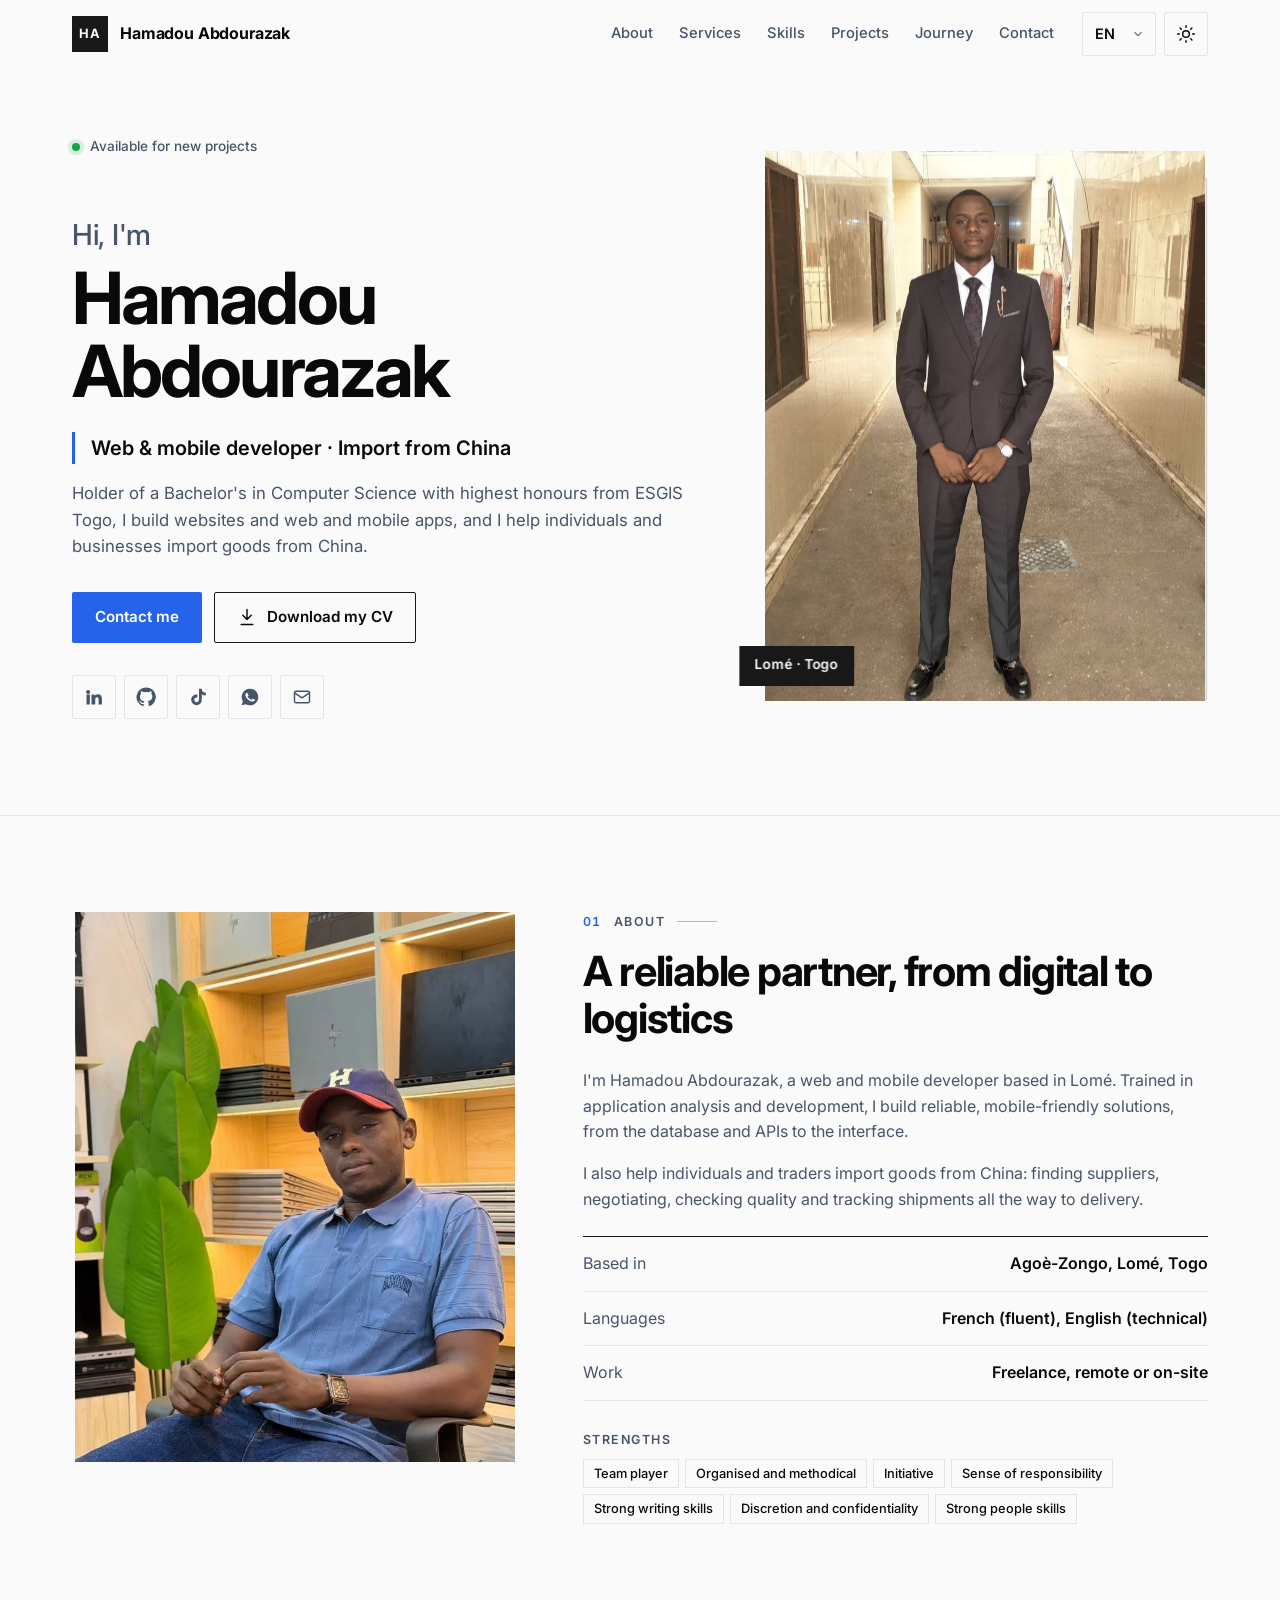
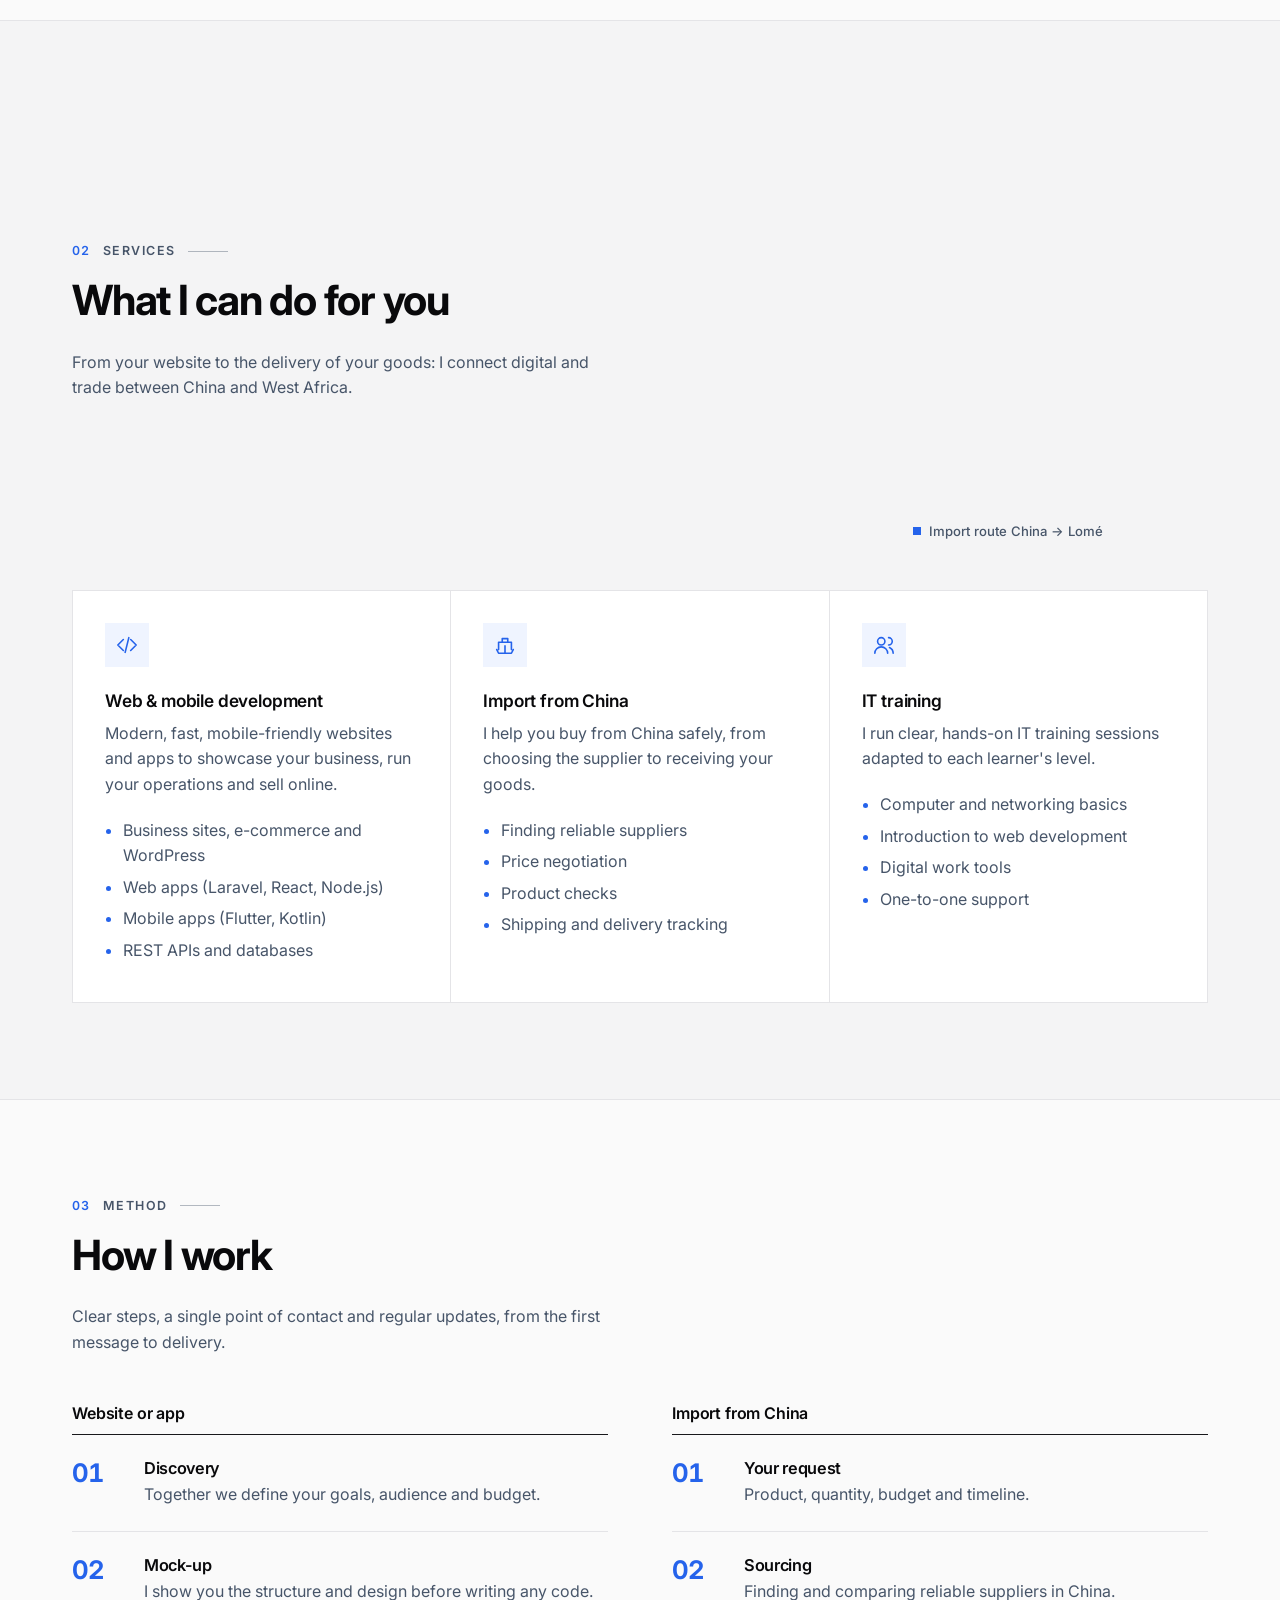
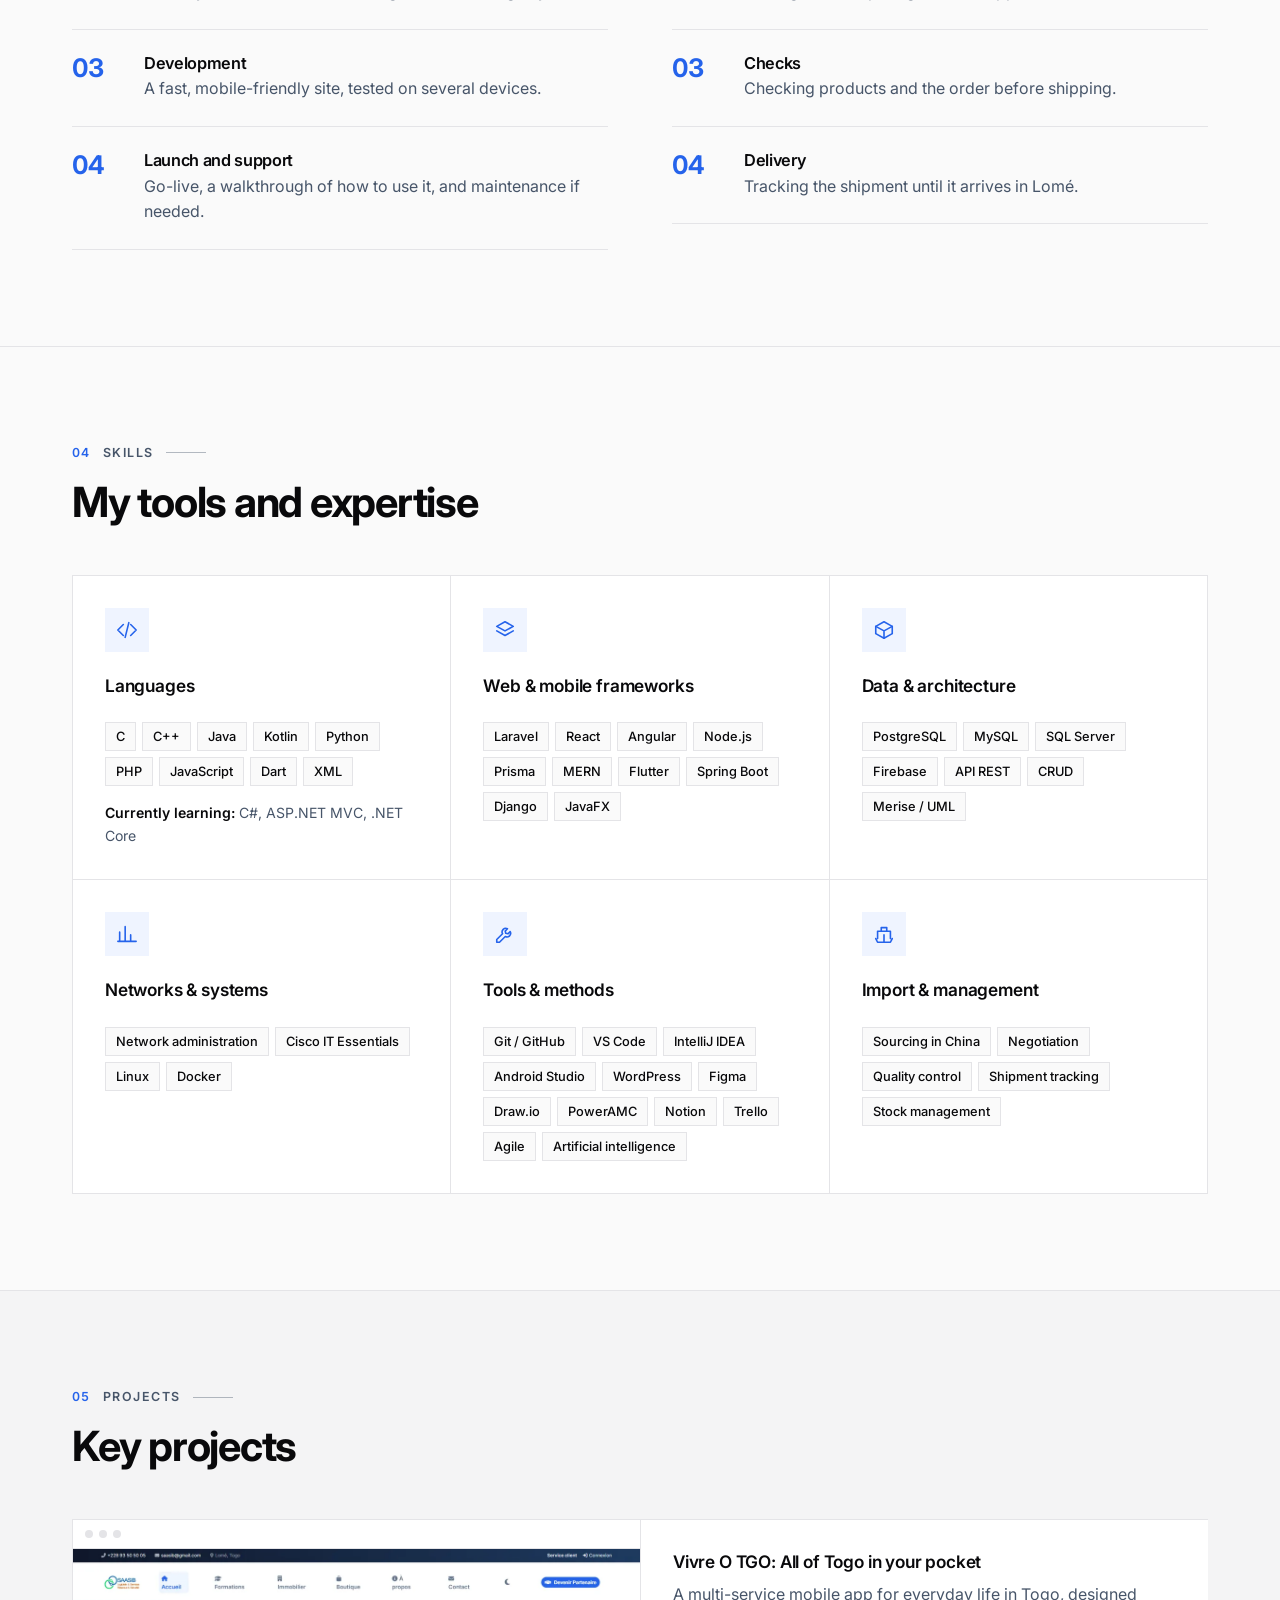
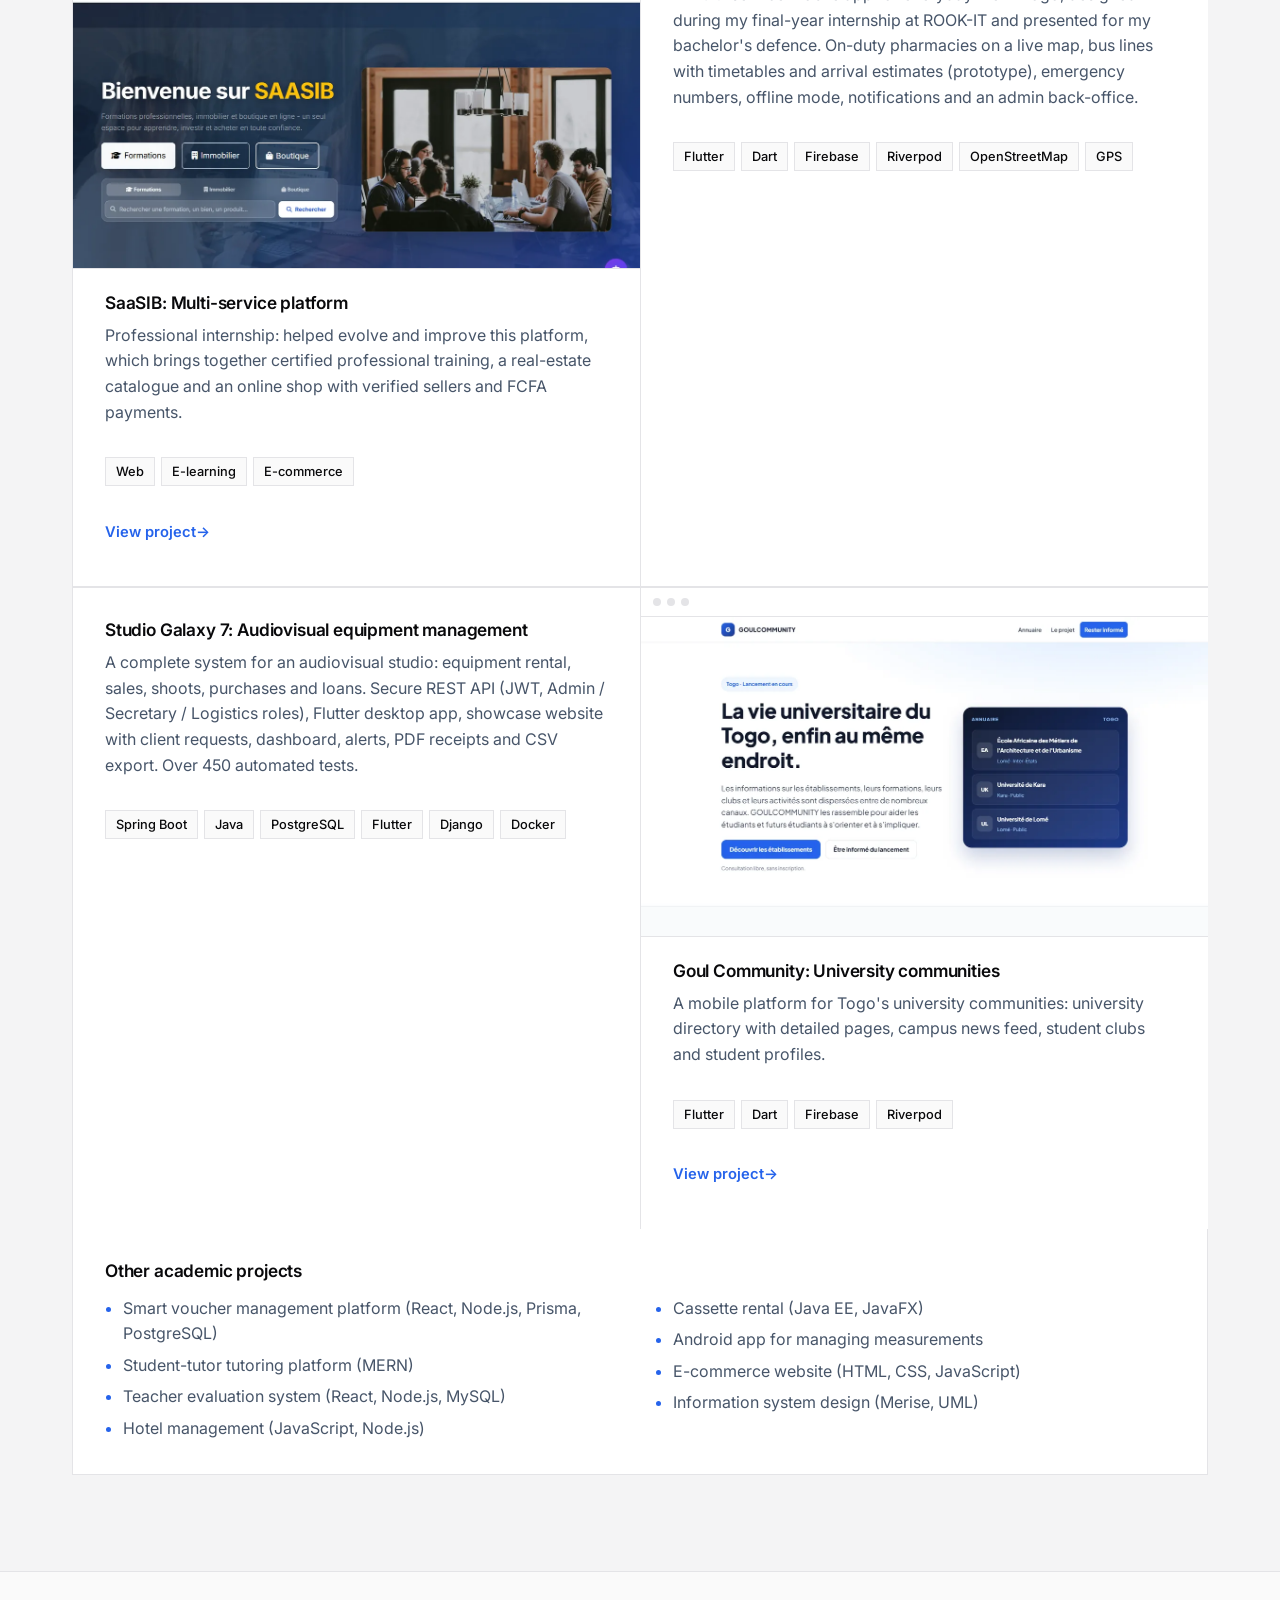
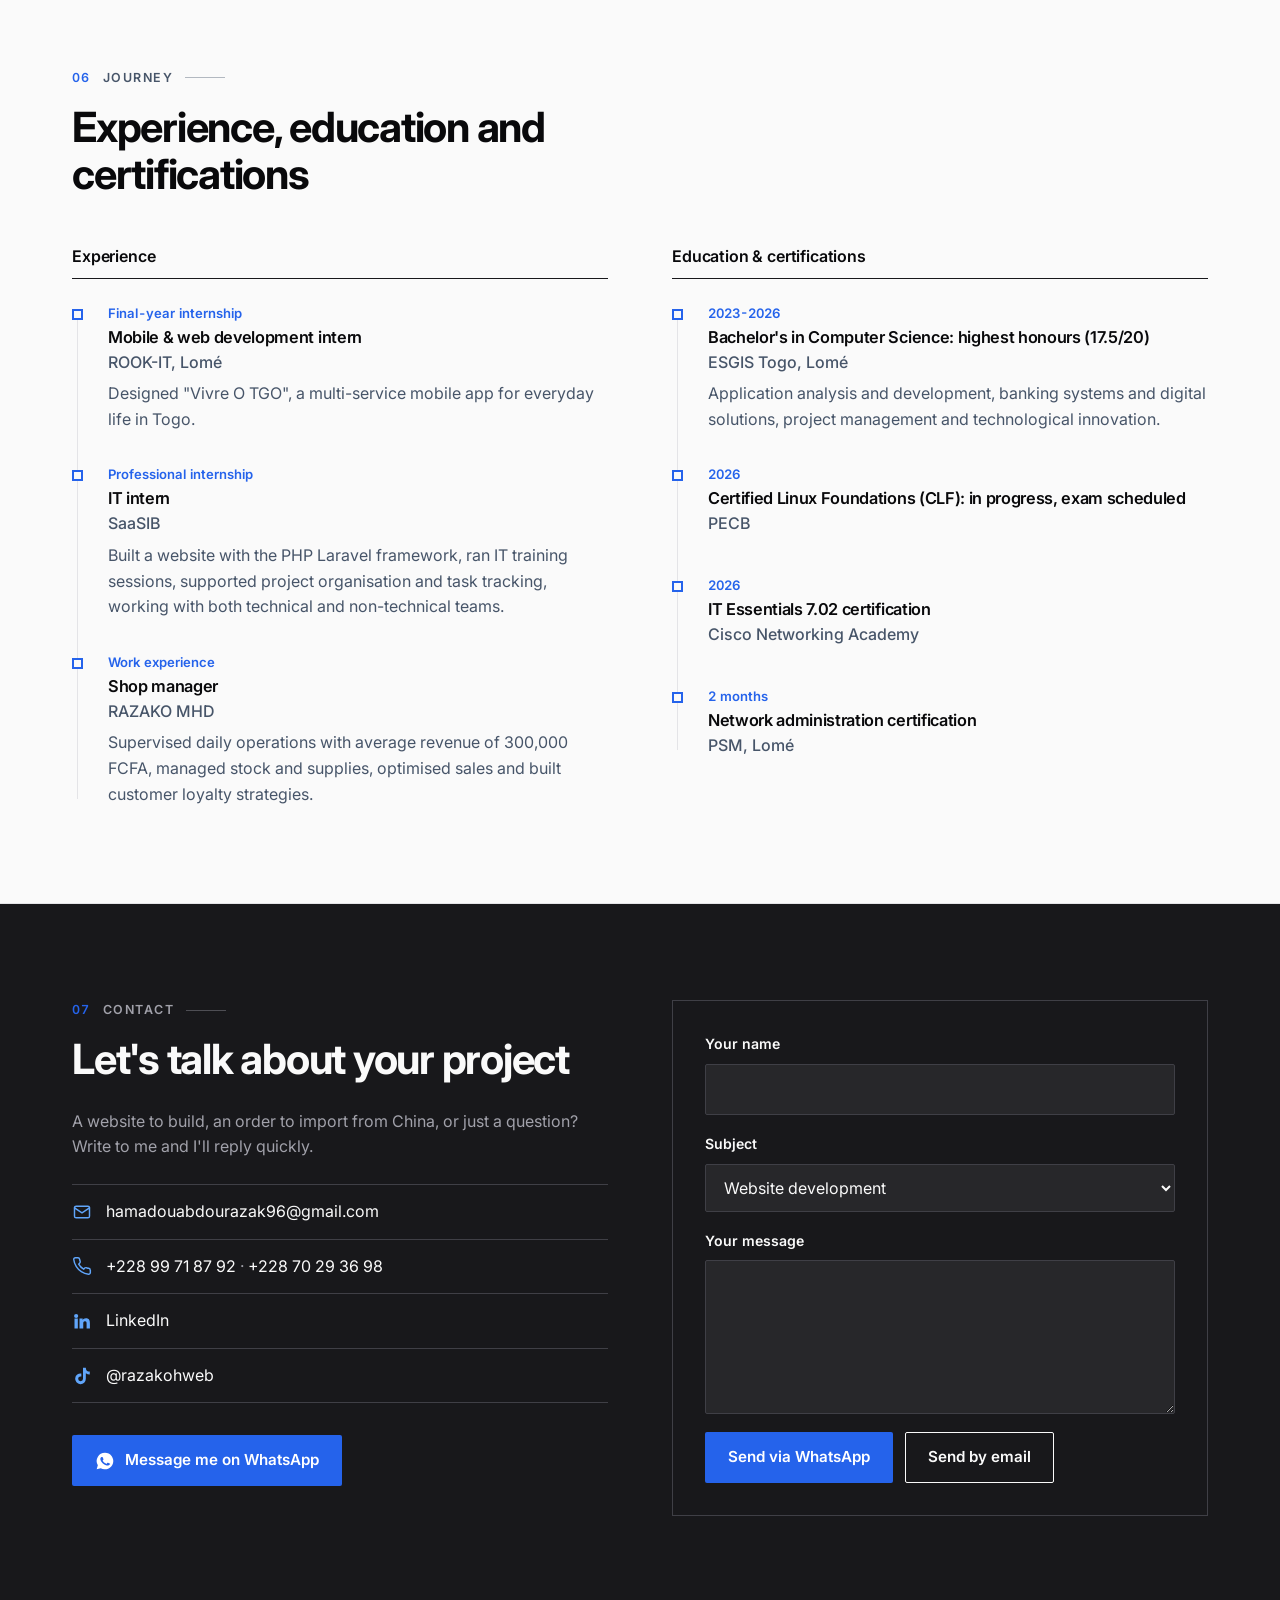
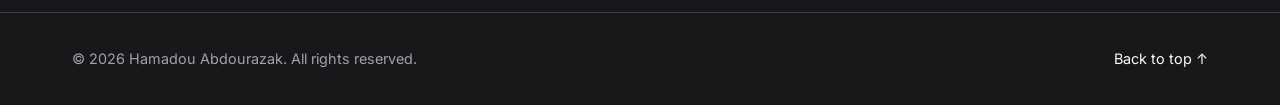
<file: index.html>
<!doctype html>
<html lang="fr" dir="ltr">
<head>
  <meta charset="utf-8">
  <meta name="viewport" content="width=device-width, initial-scale=1, viewport-fit=cover">
  <title>Hamadou Abdourazak | Portfolio</title>
  <meta name="description" content="Hamadou Abdourazak, développeur web et mobile à Lomé (Laravel, React, Flutter, Spring Boot) et import de marchandises depuis la Chine. Disponible pour missions freelance.">
  <link rel="canonical" href="https://razak-coder.github.io/">
  <meta name="author" content="Hamadou Abdourazak">
  <meta name="robots" content="index, follow">
  <!-- Fiche d'identité pour Google (données structurées) -->
  <script type="application/ld+json">
  {
    "@context": "https://schema.org",
    "@type": "Person",
    "name": "Hamadou Abdourazak",
    "jobTitle": "Développeur web et mobile",
    "description": "Développeur web et mobile à Lomé (Laravel, React, Flutter, Spring Boot) et import de marchandises depuis la Chine.",
    "url": "https://razak-coder.github.io/",
    "image": "https://razak-coder.github.io/assets/og-image.jpg",
    "email": "mailto:hamadouabdourazak96@gmail.com",
    "telephone": "+22899718792",
    "nationality": "Togolaise",
    "address": { "@type": "PostalAddress", "addressLocality": "Lomé", "addressRegion": "Agoè-Zongo", "addressCountry": "TG" },
    "alumniOf": { "@type": "CollegeOrUniversity", "name": "ESGIS Togo" },
    "knowsLanguage": ["fr", "en"],
    "knowsAbout": ["Développement web", "Développement mobile", "Laravel", "React", "Node.js", "Flutter", "Spring Boot", "Django", "PostgreSQL", "Administration réseau", "Import depuis la Chine"],
    "sameAs": [
      "https://linkedin.com/in/abdourazak-hamadou-491520297",
      "https://github.com/razak-coder",
      "https://www.tiktok.com/@razakohweb"
    ]
  }
  </script>
  <!-- Aperçu lors des partages (WhatsApp, LinkedIn, TikTok, Facebook, X) -->
  <meta property="og:type" content="website">
  <meta property="og:site_name" content="Hamadou Abdourazak">
  <meta property="og:title" content="Hamadou Abdourazak | Développeur web & mobile">
  <meta property="og:description" content="Sites et applications web et mobiles (Laravel, React, Flutter) et import de marchandises depuis la Chine. Basé à Lomé, disponible pour vos projets.">
  <meta property="og:url" content="https://razak-coder.github.io/">
  <meta property="og:image" content="https://razak-coder.github.io/assets/og-image.jpg">
  <meta property="og:image:width" content="1200">
  <meta property="og:image:height" content="630">
  <meta property="og:image:alt" content="Hamadou Abdourazak, développeur web et mobile à Lomé">
  <meta property="og:locale" content="fr_FR">
  <meta property="og:locale:alternate" content="en_US">
  <meta property="og:locale:alternate" content="ar_AR">
  <meta property="og:locale:alternate" content="zh_CN">
  <meta name="twitter:card" content="summary_large_image">
  <meta name="twitter:image" content="https://razak-coder.github.io/assets/og-image.jpg">
  <meta name="theme-color" content="#FAFAFA" media="(prefers-color-scheme: light)">
  <meta name="theme-color" content="#09090B" media="(prefers-color-scheme: dark)">
  <link rel="icon" href="data:image/svg+xml,<svg xmlns='http://www.w3.org/2000/svg' viewBox='0 0 64 64'><rect width='64' height='64' fill='%2318181B'/><text x='50%' y='54%' dominant-baseline='middle' text-anchor='middle' font-family='Arial' font-weight='700' font-size='28' fill='%23ffffff'>HA</text></svg>">
  <link rel="preconnect" href="https://fonts.googleapis.com">
  <link rel="preconnect" href="https://fonts.gstatic.com" crossorigin>
  <link href="https://fonts.googleapis.com/css2?family=Inter:wght@300;400;500;600;700&family=Noto+Sans+Arabic:wght@400;500;600;700&display=swap" rel="stylesheet">
  <link rel="preload" as="image" href="assets/profile.webp" type="image/webp" fetchpriority="high">
  <link rel="stylesheet" href="css/style.css">
  <script>
    // Active les animations seulement si JS tourne, et applique le thème avant l'affichage
    document.documentElement.classList.add('js');
    try {
      var t = localStorage.getItem('theme');
      if (t) document.documentElement.setAttribute('data-theme', t);
    } catch (e) {}
  </script>
</head>
<body>
  <a class="skip" href="#main" data-i18n="nav.skip">Aller au contenu</a>

  <div class="progress" aria-hidden="true"><span id="progress-bar"></span></div>
  <header class="header">
    <div class="container header__inner">
      <a href="#top" class="brand" aria-label="Accueil">
        <span class="brand__mark">HA</span>
        <span class="brand__name">Hamadou Abdourazak</span>
      </a>

      <nav class="nav" id="nav" aria-label="Navigation principale">
        <a href="#about" data-i18n="nav.about">À propos</a>
        <a href="#services" data-i18n="nav.services">Services</a>
        <a href="#skills" data-section-link="skills" data-i18n="nav.skills">Compétences</a>
        <a href="#projects" data-section-link="projects" data-i18n="nav.projects">Projets</a>
        <a href="#journey" data-section-link="journey" data-i18n="nav.journey">Parcours</a>
        <a href="#contact" data-i18n="nav.contact">Contact</a>
      </nav>

      <div class="header__tools">
        <div class="lang">
          <label for="lang-select" class="sr-only" data-i18n="ui.language">Langue</label>
          <select id="lang-select" aria-label="Langue">
            <option value="fr">FR</option>
            <option value="en">EN</option>
            <option value="ar">ع</option>
            <option value="zh">中文</option>
          </select>
        </div>
        <button class="icon-btn" id="theme-toggle" type="button" aria-label="Changer de thème">
          <svg class="i-sun" viewBox="0 0 24 24" aria-hidden="true"><circle cx="12" cy="12" r="4"/><path d="M12 2v2M12 20v2M4.9 4.9l1.4 1.4M17.7 17.7l1.4 1.4M2 12h2M20 12h2M4.9 19.1l1.4-1.4M17.7 6.3l1.4-1.4"/></svg>
          <svg class="i-moon" viewBox="0 0 24 24" aria-hidden="true"><path d="M21 12.8A9 9 0 1 1 11.2 3a7 7 0 0 0 9.8 9.8z"/></svg>
        </button>
        <button class="icon-btn menu-btn" id="menu-toggle" type="button" aria-expanded="false" aria-controls="nav" aria-label="Menu">
          <svg viewBox="0 0 24 24" aria-hidden="true"><path d="M4 7h16M4 12h16M4 17h16"/></svg>
        </button>
      </div>
    </div>
  </header>

  <main id="main">
    <!-- ACCUEIL -->
    <section class="hero" id="top">
      <div class="container hero__inner">
        <div class="hero__text">
          <p class="eyebrow"><span class="dot"></span><span data-i18n="hero.status">Disponible pour de nouveaux projets</span></p>
          <h1>
            <span data-i18n="hero.hello">Bonjour, je suis</span><br>
            <span class="hero__name">Hamadou Abdourazak</span>
          </h1>
          <p class="hero__role" data-i18n="hero.role">Développeur web &amp; mobile · Import depuis la Chine</p>
          <p class="hero__lead" data-i18n="hero.lead">Je crée des sites et applications web modernes, et j'accompagne particuliers et entreprises dans l'achat et l'importation de marchandises depuis la Chine.</p>
          <div class="hero__cta">
            <a class="btn btn--primary" href="#contact" data-i18n="hero.cta">Me contacter</a>
            <a class="btn btn--ghost" href="assets/CV-Hamadou-Abdourazak.pdf" download>
              <svg viewBox="0 0 24 24" aria-hidden="true"><path d="M12 3v12m0 0l-5-5m5 5l5-5M5 21h14"/></svg>
              <span data-i18n="hero.cv">Télécharger mon CV</span>
            </a>
          </div>
          <ul class="socials" aria-label="Réseaux">
            <li><a href="https://linkedin.com/in/abdourazak-hamadou-491520297" target="_blank" rel="noopener" aria-label="LinkedIn"><svg viewBox="0 0 24 24" aria-hidden="true"><path class="fill" d="M4.98 3.5a2.5 2.5 0 1 1 0 5 2.5 2.5 0 0 1 0-5zM3 9h4v12H3zM9 9h3.8v1.7h.1c.5-1 1.8-2 3.8-2 4 0 4.8 2.6 4.8 6V21h-4v-5.6c0-1.3 0-3-1.9-3s-2.1 1.4-2.1 2.9V21H9z"/></svg></a></li>
            <li><a href="https://github.com/razak-coder" target="_blank" rel="noopener" aria-label="GitHub"><svg viewBox="0 0 24 24" aria-hidden="true"><path class="fill" d="M12 .5a11.5 11.5 0 0 0-3.6 22.4c.6.1.8-.2.8-.6v-2c-3.2.7-3.9-1.5-3.9-1.5-.5-1.3-1.3-1.7-1.3-1.7-1-.7.1-.7.1-.7 1.2.1 1.8 1.2 1.8 1.2 1 1.8 2.8 1.3 3.5 1 .1-.8.4-1.3.7-1.6-2.6-.3-5.3-1.3-5.3-5.7 0-1.3.5-2.3 1.2-3.1-.1-.3-.5-1.5.1-3.1 0 0 1-.3 3.3 1.2a11.4 11.4 0 0 1 6 0C17.3 4.7 18.3 5 18.3 5c.7 1.6.3 2.8.1 3.1.8.8 1.2 1.8 1.2 3.1 0 4.4-2.7 5.4-5.3 5.7.4.4.8 1.1.8 2.2v3.2c0 .4.2.7.8.6A11.5 11.5 0 0 0 12 .5z"/></svg></a></li>
            <li><a href="https://www.tiktok.com/@razakohweb" target="_blank" rel="noopener" aria-label="TikTok"><svg viewBox="0 0 24 24" aria-hidden="true"><path class="fill" d="M16.6 2h-3.4v13.4a2.9 2.9 0 1 1-2.9-2.9c.3 0 .6 0 .9.1V9.1a6.4 6.4 0 1 0 5.4 6.3V8.6a8 8 0 0 0 4.7 1.5V6.7a4.7 4.7 0 0 1-4.7-4.7z"/></svg></a></li>
            <li><a href="https://wa.me/22899718792" target="_blank" rel="noopener" aria-label="WhatsApp"><svg viewBox="0 0 24 24" aria-hidden="true"><path class="fill" d="M12 2a10 10 0 0 0-8.6 15.1L2 22l5-1.3A10 10 0 1 0 12 2zm5.3 14.2c-.2.6-1.3 1.2-1.8 1.3-.5 0-1 .2-3.3-.7-2.8-1.1-4.5-4-4.7-4.2-.1-.2-1.1-1.5-1.1-2.9s.7-2 1-2.3c.2-.3.5-.3.7-.3h.5c.2 0 .4 0 .6.5l.9 2.1c.1.2.1.3 0 .5l-.3.5-.4.5c-.1.1-.3.3-.1.6.2.3.8 1.3 1.7 2.1 1.2 1 2.1 1.3 2.4 1.5.3.1.5.1.6-.1l.9-1.1c.2-.3.4-.2.7-.1l2 1c.3.1.5.2.5.3.1.1.1.6-.1 1.2z"/></svg></a></li>
            <li><a href="mailto:hamadouabdourazak96@gmail.com" aria-label="Email"><svg viewBox="0 0 24 24" aria-hidden="true"><rect x="3" y="5" width="18" height="14" rx="2"/><path d="M3 7l9 6 9-6"/></svg></a></li>
          </ul>
        </div>
        <div class="hero__photo" data-tilt>
          <div class="tilt">
            <span class="tilt__frame" aria-hidden="true"></span>
            <div class="tilt__media">
              <picture><source srcset="assets/profile.webp" type="image/webp"><img src="assets/profile.jpg" alt="Portrait de Hamadou Abdourazak" width="880" height="1173" fetchpriority="high" decoding="async"></picture>
              <span class="tilt__glare" aria-hidden="true"></span>
            </div>
            <span class="tilt__badge" aria-hidden="true" data-i18n="hero.badge">Lomé · Togo</span>
          </div>
        </div>
      </div>
    </section>

    <!-- À PROPOS -->
    <section class="section" id="about">
      <div class="container about">
        <div class="about__photo">
          <picture><source srcset="assets/about.webp" type="image/webp"><img src="assets/about.jpg" alt="Hamadou Abdourazak au bureau" width="720" height="1280" loading="lazy" decoding="async"></picture>
        </div>
        <div class="about__text">
          <p class="kicker" data-i18n="about.kicker">À propos</p>
          <h2 data-i18n="about.title">Un partenaire fiable, du digital à la logistique</h2>
          <p data-i18n="about.p1">Je suis Hamadou Abdourazak, développeur web passionné. Je conçois des sites rapides, élégants et adaptés au mobile, pensés pour aider mes clients à se faire connaître et à vendre.</p>
          <p data-i18n="about.p2">En parallèle, j'accompagne particuliers et commerçants dans l'importation de marchandises depuis la Chine : recherche de fournisseurs, négociation, contrôle et suivi de l'expédition jusqu'à la livraison.</p>
          <ul class="facts">
            <li><span class="facts__label" data-i18n="about.locationLabel">Basé à</span><span data-i18n="about.location">Agoè-Zongo, Lomé, Togo</span></li>
            <li><span class="facts__label" data-i18n="about.langsLabel">Langues</span><span data-i18n="about.langs">Français (courant), Anglais (technique)</span></li>
            <li><span class="facts__label" data-i18n="about.workLabel">Travail</span><span data-i18n="about.work">Freelance, à distance ou sur place</span></li>
          </ul>
          <h3 class="about__sub" data-i18n="about.qualities">Qualités</h3>
          <ul class="tags" id="qualities-list"></ul>
        </div>
      </div>
    </section>

    <!-- SERVICES -->
    <section class="section section--alt" id="services">
      <div class="container">
        <div class="services__head">
          <div>
            <p class="kicker" data-i18n="services.kicker">Services</p>
            <h2 data-i18n="services.title">Ce que je peux faire pour vous</h2>
            <p class="services__lead" data-i18n="services.lead">Du site web à la livraison de vos marchandises : je relie le digital et le commerce entre la Chine et l'Afrique de l'Ouest.</p>
          </div>
          <figure class="globe">
            <canvas id="globe" data-lome="Lomé" data-china="Guangzhou" role="img" aria-label="Globe 3D : route d'import entre la Chine et Lomé"></canvas>
            <figcaption><span class="globe__dot" aria-hidden="true"></span><span data-i18n="globe.caption">Route d'import Chine → Lomé</span></figcaption>
          </figure>
        </div>
        <div class="grid grid--services" id="services-list"></div>
      </div>
    </section>

    <!-- MÉTHODE -->
    <section class="section" id="process">
      <div class="container">
        <p class="kicker" data-i18n="process.kicker">Méthode</p>
        <h2 data-i18n="process.title">Comment je travaille</h2>
        <p class="section__lead" data-i18n="process.lead">Des étapes claires, un interlocuteur unique et des nouvelles régulières, du premier message à la livraison.</p>
        <div class="process">
          <div class="process__track">
            <h3 class="process__head" data-i18n="process.web">Site ou application</h3>
            <ol class="steps" id="process-web"></ol>
          </div>
          <div class="process__track">
            <h3 class="process__head" data-i18n="process.import">Import depuis la Chine</h3>
            <ol class="steps" id="process-import"></ol>
          </div>
        </div>
      </div>
    </section>

    <!-- COMPÉTENCES (rempli depuis js/i18n.js) -->
    <section class="section" id="skills" hidden>
      <div class="container">
        <p class="kicker" data-i18n="skills.kicker">Compétences</p>
        <h2 data-i18n="skills.title">Mes outils et savoir-faire</h2>
        <div class="grid grid--skills" id="skills-list"></div>
      </div>
    </section>

    <!-- PROJETS -->
    <section class="section section--alt" id="projects" hidden>
      <div class="container">
        <p class="kicker" data-i18n="projects.kicker">Projets</p>
        <h2 data-i18n="projects.title">Réalisations importantes</h2>
        <div class="grid grid--projects" id="projects-list"></div>
      </div>
    </section>

    <!-- PARCOURS -->
    <section class="section" id="journey" hidden>
      <div class="container">
        <p class="kicker" data-i18n="journey.kicker">Parcours</p>
        <h2 data-i18n="journey.title">Expériences et formation</h2>
        <div class="journey">
          <div>
            <h3 class="journey__head" data-i18n="journey.work">Expériences</h3>
            <ol class="timeline" id="journey-work"></ol>
          </div>
          <div>
            <h3 class="journey__head" data-i18n="journey.edu">Formation &amp; certifications</h3>
            <ol class="timeline" id="journey-edu"></ol>
          </div>
        </div>
      </div>
    </section>

    <!-- CONTACT -->
    <section class="section section--dark" id="contact">
      <div class="container contact">
        <div class="contact__intro">
          <p class="kicker" data-i18n="contact.kicker">Contact</p>
          <h2 data-i18n="contact.title">Parlons de votre projet</h2>
          <p data-i18n="contact.lead">Un site à créer, une commande à importer de Chine ou une simple question ? Écrivez-moi, je réponds rapidement.</p>
          <ul class="contact__list">
            <li>
              <svg viewBox="0 0 24 24" aria-hidden="true"><rect x="3" y="5" width="18" height="14" rx="2"/><path d="M3 7l9 6 9-6"/></svg>
              <a href="mailto:hamadouabdourazak96@gmail.com">hamadouabdourazak96@gmail.com</a>
            </li>
            <li>
              <svg viewBox="0 0 24 24" aria-hidden="true"><path d="M22 16.9v3a2 2 0 0 1-2.2 2 19.8 19.8 0 0 1-8.6-3.1 19.5 19.5 0 0 1-6-6A19.8 19.8 0 0 1 2.1 4.2 2 2 0 0 1 4.1 2h3a2 2 0 0 1 2 1.7c.1.9.4 1.8.7 2.7a2 2 0 0 1-.5 2.1L8 9.8a16 16 0 0 0 6 6l1.3-1.3a2 2 0 0 1 2.1-.4c.9.3 1.8.6 2.7.7a2 2 0 0 1 1.7 2z"/></svg>
              <span class="ltr"><a href="tel:+22899718792">+228 99 71 87 92</a> · <a href="tel:+22870293698">+228 70 29 36 98</a></span>
            </li>
            <li>
              <svg viewBox="0 0 24 24" aria-hidden="true"><path class="fill" d="M4.98 3.5a2.5 2.5 0 1 1 0 5 2.5 2.5 0 0 1 0-5zM3 9h4v12H3zM9 9h3.8v1.7h.1c.5-1 1.8-2 3.8-2 4 0 4.8 2.6 4.8 6V21h-4v-5.6c0-1.3 0-3-1.9-3s-2.1 1.4-2.1 2.9V21H9z"/></svg>
              <a href="https://linkedin.com/in/abdourazak-hamadou-491520297" target="_blank" rel="noopener">LinkedIn</a>
            </li>
            <li>
              <svg viewBox="0 0 24 24" aria-hidden="true"><path class="fill" d="M16.6 2h-3.4v13.4a2.9 2.9 0 1 1-2.9-2.9c.3 0 .6 0 .9.1V9.1a6.4 6.4 0 1 0 5.4 6.3V8.6a8 8 0 0 0 4.7 1.5V6.7a4.7 4.7 0 0 1-4.7-4.7z"/></svg>
              <a href="https://www.tiktok.com/@razakohweb" target="_blank" rel="noopener">@razakohweb</a>
            </li>
          </ul>
          <a class="btn btn--whatsapp" href="https://wa.me/22899718792" target="_blank" rel="noopener">
            <svg viewBox="0 0 24 24" aria-hidden="true"><path class="fill" d="M12 2a10 10 0 0 0-8.6 15.1L2 22l5-1.3A10 10 0 1 0 12 2zm5.3 14.2c-.2.6-1.3 1.2-1.8 1.3-.5 0-1 .2-3.3-.7-2.8-1.1-4.5-4-4.7-4.2-.1-.2-1.1-1.5-1.1-2.9s.7-2 1-2.3c.2-.3.5-.3.7-.3h.5c.2 0 .4 0 .6.5l.9 2.1c.1.2.1.3 0 .5l-.3.5-.4.5c-.1.1-.3.3-.1.6.2.3.8 1.3 1.7 2.1 1.2 1 2.1 1.3 2.4 1.5.3.1.5.1.6-.1l.9-1.1c.2-.3.4-.2.7-.1l2 1c.3.1.5.2.5.3.1.1.1.6-.1 1.2z"/></svg>
            <span data-i18n="contact.whatsapp">Écrire sur WhatsApp</span>
          </a>
        </div>

        <form class="form" id="contact-form" novalidate>
          <div class="field">
            <label for="f-name" data-i18n="form.name">Votre nom</label>
            <input id="f-name" name="name" type="text" autocomplete="name" required aria-describedby="form-error">
          </div>
          <div class="field">
            <label for="f-subject" data-i18n="form.subject">Sujet</label>
            <select id="f-subject" name="subject">
              <option value="web" data-i18n="form.subjectWeb">Création de site web</option>
              <option value="import" data-i18n="form.subjectImport">Import depuis la Chine</option>
              <option value="other" data-i18n="form.subjectOther">Autre demande</option>
            </select>
          </div>
          <div class="field">
            <label for="f-message" data-i18n="form.message">Votre message</label>
            <textarea id="f-message" name="message" rows="5" required aria-describedby="form-error"></textarea>
          </div>
          <p class="form__error" id="form-error" role="alert" hidden data-i18n="form.error">Merci de remplir votre nom et votre message.</p>
          <div class="form__actions">
            <button class="btn btn--primary" type="submit" data-channel="whatsapp" data-i18n="form.sendWhatsapp">Envoyer via WhatsApp</button>
            <button class="btn btn--ghost-light" type="submit" data-channel="email" data-i18n="form.sendEmail">Envoyer par email</button>
          </div>
        </form>
      </div>
    </section>
  </main>

  <!-- Bouton WhatsApp flottant (mobile) -->
  <a class="fab" id="fab" href="https://wa.me/22899718792" target="_blank" rel="noopener" aria-label="Écrire sur WhatsApp" data-i18n-aria="contact.whatsapp" hidden>
    <svg viewBox="0 0 24 24" aria-hidden="true"><path class="fill" d="M12 2a10 10 0 0 0-8.6 15.1L2 22l5-1.3A10 10 0 1 0 12 2zm5.3 14.2c-.2.6-1.3 1.2-1.8 1.3-.5 0-1 .2-3.3-.7-2.8-1.1-4.5-4-4.7-4.2-.1-.2-1.1-1.5-1.1-2.9s.7-2 1-2.3c.2-.3.5-.3.7-.3h.5c.2 0 .4 0 .6.5l.9 2.1c.1.2.1.3 0 .5l-.3.5-.4.5c-.1.1-.3.3-.1.6.2.3.8 1.3 1.7 2.1 1.2 1 2.1 1.3 2.4 1.5.3.1.5.1.6-.1l.9-1.1c.2-.3.4-.2.7-.1l2 1c.3.1.5.2.5.3.1.1.1.6-.1 1.2z"/></svg>
    <span>WhatsApp</span>
  </a>

  <footer class="footer">
    <div class="container footer__inner">
      <p>© <span id="year"></span> Hamadou Abdourazak. <span data-i18n="footer.rights">Tous droits réservés.</span></p>
      <a href="#top" data-i18n="footer.top">Retour en haut ↑</a>
    </div>
  </footer>

  <script src="js/i18n.js"></script>
  <script src="js/main.js"></script>
  <script src="js/globe.js" defer></script>
</body>
</html>
</file>
<file: css/style.css>
/* =====================================================================
   Design system : « Minimalism & Swiss Style » (skill UI/UX Pro Max)
   Monochrome zinc + un seul accent bleu · Inter seule · coins nets · sans ombres
   ===================================================================== */
:root {
  --color-primary: #18181B;
  --color-on-primary: #FFFFFF;
  --color-accent: #2563EB;
  --color-accent-hover: #1D4ED8;
  --color-on-accent: #FFFFFF;
  --color-accent-text: #2563EB;     /* accent utilisé comme couleur de texte */
  --color-accent-soft: #EFF4FF;
  --color-background: #FAFAFA;
  --color-background-alt: #F4F4F5;
  --color-foreground: #09090B;
  --color-card: #FFFFFF;
  --color-muted-foreground: #475569;
  --color-border: #E4E4E7;
  --color-border-strong: #18181B;
  --color-ring: #2563EB;
  --color-success: #16A34A;

  /* Section contact : toujours sombre (contraste fort) */
  --inverse-bg: #18181B;
  --inverse-fg: #FAFAFA;
  --inverse-muted: #A1A1AA;
  --inverse-border: #3F3F46;
  --inverse-field: #27272A;
  --inverse-accent-text: #60A5FA;

  --radius: 0px;
  --radius-control: 2px;
  --space-1: 8px; --space-2: 16px; --space-3: 24px; --space-4: 32px; --space-6: 48px; --space-8: 64px; --space-12: 96px;
  --ease: cubic-bezier(.33, 1, .68, 1);
  --font: "Inter", system-ui, -apple-system, "Segoe UI", Roboto, "PingFang SC", "Microsoft YaHei", sans-serif;
  color-scheme: light;
}

@media (prefers-color-scheme: dark) {
  :root:not([data-theme="light"]) {
    --color-primary: #FAFAFA;
    --color-on-primary: #09090B;
    --color-accent: #2563EB;
    --color-accent-hover: #1D4ED8;
    --color-on-accent: #FFFFFF;
    --color-accent-text: #60A5FA;
    --color-accent-soft: rgba(59, 130, 246, .14);
    --color-background: #09090B;
    --color-background-alt: #111113;
    --color-foreground: #FAFAFA;
    --color-card: #18181B;
    --color-muted-foreground: #A1A1AA;
    --color-border: #27272A;
    --color-border-strong: #FAFAFA;
    --color-ring: #60A5FA;
    --inverse-bg: #000000;
    --inverse-border: #27272A;
    --inverse-field: #18181B;
    color-scheme: dark;
  }
}
:root[data-theme="dark"] {
  --color-primary: #FAFAFA;
  --color-on-primary: #09090B;
  --color-accent: #2563EB;
  --color-accent-hover: #1D4ED8;
  --color-on-accent: #FFFFFF;
  --color-accent-text: #60A5FA;
  --color-accent-soft: rgba(59, 130, 246, .14);
  --color-background: #09090B;
  --color-background-alt: #111113;
  --color-foreground: #FAFAFA;
  --color-card: #18181B;
  --color-muted-foreground: #A1A1AA;
  --color-border: #27272A;
  --color-border-strong: #FAFAFA;
  --color-ring: #60A5FA;
  --inverse-bg: #000000;
  --inverse-border: #27272A;
  --inverse-field: #18181B;
  color-scheme: dark;
}

/* ============ Base ============ */
*, *::before, *::after { box-sizing: border-box; }
html { scroll-behavior: smooth; scroll-padding-top: 72px; -webkit-text-size-adjust: 100%; }
body {
  margin: 0;
  font-family: var(--font);
  font-size: 16px;
  line-height: 1.6;
  color: var(--color-foreground);
  background: var(--color-background);
  -webkit-font-smoothing: antialiased;
  overflow-x: hidden;
}
html[lang="ar"] body { font-family: "Noto Sans Arabic", var(--font); line-height: 1.75; }
img { max-width: 100%; display: block; }
a { color: inherit; }
h1, h2, h3, h4 { line-height: 1.15; margin: 0 0 .6em; letter-spacing: -.02em; font-weight: 700; }
h2 { font-size: clamp(1.75rem, 3.6vw, 2.6rem); max-width: 24ch; letter-spacing: -.03em; }
h3 { font-size: 1.08rem; letter-spacing: -.01em; font-weight: 600; }
html[lang="ar"] :is(h1, h2, h3, h4), html[lang="zh"] :is(h1, h2, h3, h4) { letter-spacing: 0; }
p { margin: 0 0 1em; }
svg { width: 20px; height: 20px; fill: none; stroke: currentColor; stroke-width: 1.75; stroke-linecap: round; stroke-linejoin: round; flex-shrink: 0; }
svg .fill { fill: currentColor; stroke: none; }
.sr-only { position: absolute; width: 1px; height: 1px; overflow: hidden; clip: rect(0 0 0 0); white-space: nowrap; }
.ltr { direction: ltr; unicode-bidi: isolate; }
.skip {
  position: fixed; inset-inline-start: 8px; top: 8px; z-index: 100; transform: translateY(-200%);
  background: var(--color-primary); color: var(--color-on-primary); padding: 10px 16px; text-decoration: none;
}
.skip:focus { transform: none; }
:focus-visible { outline: 2px solid var(--color-ring); outline-offset: 3px; }

.container { width: 100%; max-width: 1200px; margin: 0 auto; padding: 0 16px; }
@media (min-width: 640px) { .container { padding: 0 32px; } }

/* ============ Boutons ============ */
.btn {
  display: inline-flex; align-items: center; justify-content: center; gap: 10px;
  min-height: 48px; padding: 12px 22px; border-radius: var(--radius-control); border: 1px solid transparent;
  font: inherit; font-weight: 600; font-size: .95rem; text-decoration: none; cursor: pointer;
  transition: background-color .2s var(--ease), border-color .2s var(--ease), color .2s var(--ease);
}
.btn--primary { background: var(--color-accent); color: var(--color-on-accent); }
.btn--primary:hover { background: var(--color-accent-hover); }
.btn--ghost { border-color: var(--color-border-strong); color: var(--color-foreground); background: transparent; }
.btn--ghost:hover { background: var(--color-primary); color: var(--color-on-primary); }
.btn--ghost-light { border-color: var(--inverse-fg); color: var(--inverse-fg); background: transparent; }
.btn--ghost-light:hover { background: var(--inverse-fg); color: var(--inverse-bg); }
.btn--whatsapp { background: var(--color-accent); color: var(--color-on-accent); margin-top: var(--space-1); }
.btn--whatsapp:hover { background: var(--color-accent-hover); }

.icon-btn {
  display: inline-grid; place-items: center; width: 44px; height: 44px; cursor: pointer;
  border-radius: var(--radius-control); border: 1px solid var(--color-border); background: transparent;
  color: var(--color-foreground); transition: border-color .2s var(--ease);
}
.icon-btn:hover { border-color: var(--color-border-strong); }

/* ============ En-tête ============ */
.header {
  position: sticky; top: 0; z-index: 50;
  background: color-mix(in srgb, var(--color-background) 88%, transparent);
  backdrop-filter: saturate(140%) blur(12px);
  -webkit-backdrop-filter: saturate(140%) blur(12px);
  border-bottom: 1px solid transparent;
  transition: border-color .2s var(--ease);
}
.header.is-scrolled { border-bottom-color: var(--color-border); }
.header__inner { display: flex; align-items: center; gap: var(--space-2); height: 68px; }
.brand { display: flex; align-items: center; gap: 12px; text-decoration: none; font-weight: 700; min-width: 0; letter-spacing: -.01em; }
.brand__mark {
  display: grid; place-items: center; width: 36px; height: 36px;
  background: var(--color-primary); color: var(--color-on-primary); font-size: .8rem; letter-spacing: .04em;
}
.brand__name { white-space: nowrap; overflow: hidden; text-overflow: ellipsis; }
.nav { display: flex; gap: 2px; margin-inline-start: auto; }
.nav a {
  position: relative; text-decoration: none; color: var(--color-muted-foreground); font-weight: 500; font-size: .92rem;
  padding: 10px 12px; transition: color .2s var(--ease);
}
.nav a::after {
  content: ""; position: absolute; inset-inline: 12px; bottom: 4px; height: 2px;
  background: var(--color-accent); transform: scaleX(0); transition: transform .25s var(--ease);
}
.nav a:hover, .nav a.is-active { color: var(--color-foreground); }
.nav a.is-active::after { transform: scaleX(1); }
.header__tools { display: flex; align-items: center; gap: var(--space-1); }
.lang select {
  height: 44px; padding: 0 32px 0 12px; border-radius: var(--radius-control); border: 1px solid var(--color-border);
  background: transparent url("data:image/svg+xml,%3Csvg xmlns='http://www.w3.org/2000/svg' viewBox='0 0 24 24' fill='none' stroke='%2371717A' stroke-width='2'%3E%3Cpath d='M6 9l6 6 6-6'/%3E%3C/svg%3E") no-repeat right 10px center / 14px;
  color: var(--color-foreground); font: inherit; font-weight: 600; font-size: .9rem; cursor: pointer;
  -webkit-appearance: none; appearance: none;
}
.lang select option { color: #09090B; background: #FFFFFF; }
[dir="rtl"] .lang select { padding: 0 12px 0 32px; background-position: left 10px center; }
.i-moon { display: none; }
:root[data-theme="dark"] .i-sun { display: none; }
:root[data-theme="dark"] .i-moon { display: block; }
@media (prefers-color-scheme: dark) {
  :root:not([data-theme="light"]) .i-sun { display: none; }
  :root:not([data-theme="light"]) .i-moon { display: block; }
}
.menu-btn { display: none; }

@media (max-width: 960px) {
  .menu-btn { display: inline-grid; }
  .header__tools { margin-inline-start: auto; }
  .nav {
    position: fixed; inset: 68px 0 auto 0; flex-direction: column; gap: 0;
    background: var(--color-background); border-bottom: 1px solid var(--color-border); padding: 8px 16px 16px;
    transform: translateY(-8px); opacity: 0; pointer-events: none;
    transition: opacity .2s var(--ease), transform .2s var(--ease);
  }
  .nav.is-open { transform: none; opacity: 1; pointer-events: auto; }
  .nav a { padding: 14px 4px; font-size: 1rem; border-bottom: 1px solid var(--color-border); }
  .nav a:last-child { border-bottom: 0; }
  .nav a::after { display: none; }
}
@media (max-width: 420px) { .brand__name { display: none; } }

/* ============ Accueil ============ */
.hero { padding: var(--space-6) 0 var(--space-8); border-bottom: 1px solid var(--color-border); }
.hero__inner { display: grid; gap: var(--space-6); align-items: center; }
@media (min-width: 900px) {
  .hero { padding: var(--space-8) 0 var(--space-12); }
  .hero__inner { grid-template-columns: 7fr 5fr; gap: var(--space-8); }
}
.eyebrow {
  display: inline-flex; align-items: center; gap: 10px; font-size: .85rem; font-weight: 500;
  color: var(--color-muted-foreground); margin-bottom: var(--space-3);
}
.dot { width: 8px; height: 8px; border-radius: 50%; background: var(--color-success); box-shadow: 0 0 0 4px rgba(22,163,74,.15); }
.hero h1 { font-size: clamp(2.5rem, 7vw, 4.5rem); font-weight: 700; letter-spacing: -.04em; line-height: 1.02; margin-bottom: var(--space-3); }
.hero h1 > span:first-child { display: inline-block; color: var(--color-muted-foreground); font-weight: 500; font-size: .4em; letter-spacing: -.01em; margin-bottom: .4em; }
.hero__role {
  font-size: clamp(1.05rem, 2vw, 1.25rem); font-weight: 600; color: var(--color-foreground);
  padding-inline-start: var(--space-2); border-inline-start: 3px solid var(--color-accent); margin-bottom: var(--space-2);
}
.hero__lead { color: var(--color-muted-foreground); max-width: 56ch; font-size: 1.05rem; }
.hero__cta { display: flex; flex-wrap: wrap; gap: 12px; margin: var(--space-4) 0; }
.socials { display: flex; gap: var(--space-1); list-style: none; padding: 0; margin: 0; }
.socials a {
  display: grid; place-items: center; width: 44px; height: 44px; border-radius: var(--radius-control);
  border: 1px solid var(--color-border); color: var(--color-muted-foreground);
  transition: color .2s var(--ease), border-color .2s var(--ease);
}
.socials a:hover { color: var(--color-foreground); border-color: var(--color-border-strong); }
.hero__photo { max-width: 440px; justify-self: center; width: 100%; }
.hero__photo img {
  aspect-ratio: 4 / 5; object-fit: cover; object-position: center 12%;
  width: 100%; height: auto; border-radius: var(--radius); background: var(--color-background-alt);
}

/* ============ Sections ============ */
main { counter-reset: section; }
.section { padding: var(--space-8) 0; border-bottom: 1px solid var(--color-border); }
@media (min-width: 900px) { .section { padding: var(--space-12) 0; } }
.section--alt { background: var(--color-background-alt); }
.kicker {
  display: flex; align-items: center; gap: 12px;
  text-transform: uppercase; letter-spacing: .12em; font-size: .78rem; font-weight: 600;
  color: var(--color-muted-foreground); margin-bottom: var(--space-2);
}
.section:not([hidden]) .kicker::before {
  counter-increment: section; content: counter(section, decimal-leading-zero);
  color: var(--color-accent-text); font-variant-numeric: tabular-nums;
}
.kicker::after { content: ""; flex: 0 0 40px; height: 1px; background: currentColor; opacity: .4; }
html[lang="ar"] .kicker, html[lang="zh"] .kicker { letter-spacing: 0; }

/* À propos */
.about { display: grid; gap: var(--space-6); align-items: start; }
@media (min-width: 900px) { .about { grid-template-columns: 5fr 7fr; gap: var(--space-8); } }
.about__photo img {
  aspect-ratio: 4 / 5; object-fit: cover; object-position: center 30%;
  width: 100%; height: auto; max-width: 440px; margin: 0 auto; border-radius: var(--radius);
}
.about__text > p { color: var(--color-muted-foreground); }
.facts { list-style: none; padding: 0; margin: var(--space-3) 0 0; border-top: 1px solid var(--color-border-strong); }
.facts li { display: flex; justify-content: space-between; gap: var(--space-2); padding: 14px 0; border-bottom: 1px solid var(--color-border); }
.facts__label { color: var(--color-muted-foreground); }
.facts li span:last-child { font-weight: 600; text-align: end; }
.about__sub { font-size: .78rem; text-transform: uppercase; letter-spacing: .12em; color: var(--color-muted-foreground); margin: var(--space-4) 0 12px; }
html[lang="ar"] .about__sub, html[lang="zh"] .about__sub { letter-spacing: 0; font-size: .9rem; }

/* Grilles : cellules séparées par des filets (grille suisse) */
.grid {
  display: grid; gap: 1px; margin-top: var(--space-6);
  background: var(--color-border); border: 1px solid var(--color-border);
}
.grid--services { grid-template-columns: repeat(auto-fit, minmax(min(100%, 300px), 1fr)); }
.grid--skills { grid-template-columns: repeat(auto-fit, minmax(min(100%, 300px), 1fr)); }
.grid--projects { grid-template-columns: repeat(auto-fit, minmax(min(100%, 440px), 1fr)); }

.card {
  --pad: var(--space-4);
  background: var(--color-card); padding: var(--pad); display: flex; flex-direction: column;
  transition: background-color .2s var(--ease);
}
@media (max-width: 639px) { .card { --pad: var(--space-3); } }
.card__icon {
  display: grid; place-items: center; width: 44px; height: 44px;
  background: var(--color-accent-soft); color: var(--color-accent-text); margin-bottom: var(--space-3);
}
.card__icon svg { width: 22px; height: 22px; }
.card p { color: var(--color-muted-foreground); }
.card ul:not(.tags) { margin: 4px 0 0; padding-inline-start: 18px; color: var(--color-muted-foreground); }
.card ul:not(.tags) li { margin-bottom: 6px; }
.card ul:not(.tags) li::marker { color: var(--color-accent-text); }

.tags { display: flex; flex-wrap: wrap; gap: 6px; list-style: none; padding: 0; margin: 0; }
.tags li {
  font-size: .8rem; font-weight: 500; padding: 4px 10px; line-height: 1.5;
  border: 1px solid var(--color-border); color: var(--color-foreground); background: var(--color-background);
}
.card .tags { margin-top: var(--space-2); }
.card__note { font-size: .88rem; margin: var(--space-2) 0 0; }
.card__note strong { color: var(--color-foreground); font-weight: 600; }
.card--wide { grid-column: 1 / -1; }
.cols { columns: 2 300px; column-gap: var(--space-6); }
.cols li { break-inside: avoid; }

.project__img-legacy { margin: calc(var(--space-4) * -1) calc(var(--space-4) * -1) var(--space-3); aspect-ratio: 16 / 9; object-fit: cover; width: calc(100% + var(--space-4) * 2); max-width: none; }
.project__links { display: flex; gap: var(--space-3); margin-top: auto; padding-top: var(--space-3); }
.project__links a {
  display: inline-flex; align-items: center; min-height: 44px;
  font-weight: 600; font-size: .92rem; color: var(--color-accent-text); text-decoration: none;
}
.project__links a:hover { text-decoration: underline; text-underline-offset: 4px; }

/* Parcours */
.journey { display: grid; gap: var(--space-6) var(--space-8); margin-top: var(--space-6); }
@media (min-width: 900px) { .journey { grid-template-columns: 1fr 1fr; } }
.journey__head { font-size: 1rem; margin: 0; padding-bottom: 12px; border-bottom: 1px solid var(--color-border-strong); }
.timeline { list-style: none; padding: 0; margin: var(--space-3) 0 0; position: relative; }
.timeline::before { content: ""; position: absolute; inset-block: 8px; inset-inline-start: 5px; width: 1px; background: var(--color-border); }
.timeline li { position: relative; padding-inline-start: 36px; padding-bottom: var(--space-4); }
.timeline li:last-child { padding-bottom: 0; }
.timeline li::before {
  content: ""; position: absolute; inset-inline-start: 0; top: 6px; width: 11px; height: 11px;
  background: var(--color-background); border: 2px solid var(--color-accent);
}
.timeline__date { font-size: .82rem; font-weight: 600; color: var(--color-accent-text); font-variant-numeric: tabular-nums; }
.timeline h4 { font-size: 1.02rem; margin: 2px 0; line-height: 1.35; font-weight: 600; }
.timeline__place { color: var(--color-muted-foreground); font-weight: 500; margin-bottom: 6px; }
.timeline p { color: var(--color-muted-foreground); margin: 0; max-width: 70ch; }

/* ============ Contact ============ */
.section--dark { background: var(--inverse-bg); color: var(--inverse-fg); border-bottom: 0; }
.section--dark .kicker { color: var(--inverse-muted); }
.section--dark .kicker::before { color: var(--inverse-accent-text); }
.contact { display: grid; gap: var(--space-6); }
@media (min-width: 900px) { .contact { grid-template-columns: 1fr 1fr; gap: var(--space-8); } }
.contact__intro > p { color: var(--inverse-muted); }
.contact__list { list-style: none; padding: 0; margin: var(--space-3) 0; border-top: 1px solid var(--inverse-border); }
.contact__list li { display: flex; align-items: center; gap: 14px; color: var(--inverse-muted); padding: 14px 0; border-bottom: 1px solid var(--inverse-border); }
.contact__list svg { color: var(--inverse-accent-text); }
.contact__list a { color: var(--inverse-fg); text-decoration: none; word-break: break-word; }
.contact__list a:hover { text-decoration: underline; text-underline-offset: 4px; }

.form { border: 1px solid var(--inverse-border); padding: var(--space-3); display: grid; gap: 18px; align-self: start; }
@media (min-width: 640px) { .form { padding: var(--space-4); } }
.field { display: grid; gap: 8px; }
.field label { font-size: .88rem; font-weight: 600; color: var(--inverse-fg); }
.field input, .field textarea, .field select {
  width: 100%; min-height: 48px; font: inherit; color: var(--inverse-fg); background: var(--inverse-field);
  border: 1px solid var(--inverse-border); border-radius: var(--radius-control); padding: 12px 14px; resize: vertical;
  transition: border-color .2s var(--ease);
}
.field select { cursor: pointer; }
.field select option { color: #09090B; background: #FFFFFF; }
.field input:focus, .field textarea:focus, .field select:focus { outline: none; border-color: var(--inverse-accent-text); box-shadow: 0 0 0 1px var(--inverse-accent-text); }
.field input[aria-invalid="true"], .field textarea[aria-invalid="true"] { border-color: #F87171; }
.form__actions { display: flex; flex-wrap: wrap; gap: 12px; }
.form__error { color: #FCA5A5; font-size: .9rem; margin: 0; }

/* ============ Pied de page ============ */
.footer { background: var(--inverse-bg); color: var(--inverse-muted); border-top: 1px solid var(--inverse-border); font-size: .9rem; }
.footer__inner { display: flex; flex-wrap: wrap; justify-content: space-between; align-items: center; gap: 12px; padding-top: var(--space-3); padding-bottom: var(--space-3); }
.footer p { margin: 0; }
.footer a { display: inline-flex; align-items: center; min-height: 44px; color: var(--inverse-fg); text-decoration: none; }
.footer a:hover { text-decoration: underline; text-underline-offset: 4px; }


/* =====================================================================
   MOTION DESIGN & 3D
   Courbes douces, durées courtes, tout est coupé si « animations réduites ».
   ===================================================================== */

/* Barre de progression de lecture */
.progress { position: fixed; inset: 0 0 auto 0; height: 2px; z-index: 60; pointer-events: none; }
.progress span { display: block; height: 100%; background: var(--color-accent); transform: scaleX(0); transform-origin: left center; }
[dir="rtl"] .progress span { transform-origin: right center; }

/* Apparition au défilement, en cascade (translate laisse « transform » libre pour la 3D) */
.js .reveal {
  opacity: 0; translate: 0 14px;
  transition: opacity .5s var(--ease), translate .5s var(--ease);
  transition-delay: var(--d, 0ms);
}
.js .reveal.is-visible { opacity: 1; translate: 0 0; }

/* Accueil : entrée en cascade au chargement */
.js .hero__text > * {
  opacity: 0; translate: 0 18px;
  transition: opacity .7s var(--ease), translate .7s var(--ease);
  transition-delay: calc(var(--i, 0) * 90ms + 120ms);
}
.js.is-loaded .hero__text > * { opacity: 1; translate: 0 0; }

/* Photo de l'accueil : dévoilement par masque + carte 3D */
.hero__photo { perspective: 1100px; }
.tilt {
  position: relative; transform-style: preserve-3d;
  transform: rotateX(var(--rx, 0deg)) rotateY(var(--ry, 0deg));
  transition: transform .7s var(--ease);
}
.tilt.is-tilting { transition: transform .12s linear; }
.tilt__media { position: relative; overflow: hidden; }
.tilt__media img { transition: scale 1.4s var(--ease); }
.js .tilt__media { clip-path: inset(100% 0 0 0); transition: clip-path 1.1s cubic-bezier(.65, 0, .35, 1) .3s; }
.js .tilt__media img { scale: 1.18; }
.js.is-loaded .tilt__media { clip-path: inset(0 0 0 0); }
.js.is-loaded .tilt__media img { scale: 1; }
.tilt__glare {
  position: absolute; inset: 0; pointer-events: none; opacity: 0; transition: opacity .4s var(--ease);
  background: radial-gradient(circle at var(--gx, 50%) var(--gy, 50%), rgba(255, 255, 255, .28), transparent 55%);
}
.tilt.is-tilting .tilt__glare { opacity: 1; }
.tilt__frame {
  position: absolute; inset: 14px -14px -14px 14px; pointer-events: none;
  border: 1px solid var(--color-border-strong); opacity: .3;
  transform: translateZ(-60px);
}
[dir="rtl"] .tilt__frame { inset: 14px 14px -14px -14px; }
.tilt__badge {
  position: absolute; left: -10px; bottom: 32px; transform: translateZ(70px);
  background: var(--color-primary); color: var(--color-on-primary);
  font-size: .8rem; font-weight: 600; letter-spacing: .02em; padding: 8px 14px;
}
[dir="rtl"] .tilt__badge { left: auto; right: -10px; }
.js .tilt__frame, .js .tilt__badge { opacity: 0; translate: 0 10px; transition: opacity .6s var(--ease) 1.1s, translate .6s var(--ease) 1.1s; }
.js.is-loaded .tilt__frame { opacity: .3; translate: 0 0; }
.js.is-loaded .tilt__badge { opacity: 1; translate: 0 0; }
@media (max-width: 639px) {
  .tilt__frame { inset: 10px -10px -10px 10px; }
  [dir="rtl"] .tilt__frame { inset: 10px 10px -10px -10px; }
  .tilt__badge { left: 10px; }
  [dir="rtl"] .tilt__badge { right: 10px; }
}

/* Services : en-tête avec le globe 3D */
.services__head { display: grid; gap: var(--space-4); align-items: center; }
@media (min-width: 900px) { .services__head { grid-template-columns: 1fr minmax(300px, 400px); gap: var(--space-8); } }
.services__lead { color: var(--color-muted-foreground); max-width: 52ch; margin-top: var(--space-2); }
.globe { margin: 0; width: 100%; max-width: 400px; justify-self: center; }
.globe canvas { display: block; width: 100%; aspect-ratio: 1; cursor: grab; touch-action: pan-y; }
.globe canvas:active { cursor: grabbing; }
.globe figcaption { display: flex; align-items: center; justify-content: center; gap: 8px; font-size: .82rem; font-weight: 500; color: var(--color-muted-foreground); margin-top: 4px; }
.globe__dot { width: 8px; height: 8px; background: var(--color-accent); }
@media (max-width: 899px) { .globe { max-width: 320px; } }

/* Projets : capture dans une fenêtre de navigateur + inclinaison 3D */
.project__shot {
  margin: calc(var(--pad) * -1) calc(var(--pad) * -1) var(--space-3);
  border-bottom: 1px solid var(--color-border); overflow: hidden; background: var(--color-background-alt);
}
.project__bar { display: flex; gap: 6px; padding: 10px 12px; border-bottom: 1px solid var(--color-border); background: var(--color-card); }
.project__bar i { width: 8px; height: 8px; border-radius: 50%; background: var(--color-border); }
.project__shot img { width: 100%; height: auto; aspect-ratio: 16 / 9; object-fit: cover; object-position: top; transition: scale .8s var(--ease); }
.card--project {
  position: relative; transform: perspective(1000px) rotateX(var(--rx, 0deg)) rotateY(var(--ry, 0deg));
  transition: transform .6s var(--ease), box-shadow .4s var(--ease), background-color .2s var(--ease);
}
.card--project.is-tilting { z-index: 1; transition: transform .12s linear, box-shadow .4s var(--ease); box-shadow: 0 24px 48px -28px rgba(9, 9, 11, .35); }
.card--project:hover .project__shot img { scale: 1.04; }
.project__links .arrow { display: inline-block; transition: translate .3s var(--ease); }
.project__links a:hover .arrow { translate: 4px 0; }
[dir="rtl"] .project__links .arrow { scale: -1 1; }
[dir="rtl"] .project__links a:hover .arrow { translate: -4px 0; }

/* Micro-interactions */
.btn { transition: background-color .2s var(--ease), border-color .2s var(--ease), color .2s var(--ease), translate .2s var(--ease); }
.btn:active { translate: 0 1px; }
.card__icon { transition: background-color .3s var(--ease), color .3s var(--ease); }
.card:hover .card__icon { background: var(--color-accent); color: var(--color-on-accent); }

/* Changement de langue en fondu */
main, .footer { transition: opacity .18s var(--ease); }
.lang-switch main, .lang-switch .footer { opacity: 0; }

/* Accessibilité : aucune animation si l'utilisateur l'a demandé */
@media (prefers-reduced-motion: reduce) {
  html { scroll-behavior: auto; }
  .js .reveal, .js .hero__text > *, .js .tilt__frame, .js .tilt__badge { opacity: 1; translate: none; transition: none; }
  .js.is-loaded .tilt__frame { opacity: .3; }
  .js .tilt__media { clip-path: none; transition: none; }
  .js .tilt__media img { scale: 1; }
  .tilt, .card--project { transform: none; }
  *, *::before, *::after { transition-duration: 0s !important; animation-duration: 0s !important; }
}

/* Bouton WhatsApp flottant : mobile et tablette uniquement */
.fab {
  position: fixed; z-index: 55;
  inset-inline-end: 16px; bottom: calc(16px + env(safe-area-inset-bottom));
  display: inline-flex; align-items: center; gap: 8px; min-height: 52px; padding: 0 20px 0 16px;
  background: var(--color-accent); color: var(--color-on-accent); text-decoration: none;
  font-weight: 600; font-size: .95rem; border-radius: 999px;
  box-shadow: 0 10px 30px -10px rgba(37, 99, 235, .6);
  opacity: 0; translate: 0 24px; pointer-events: none;
  transition: opacity .3s var(--ease), translate .3s var(--ease), background-color .2s var(--ease);
}
.fab svg { width: 22px; height: 22px; }
.fab.is-shown { opacity: 1; translate: 0 0; pointer-events: auto; }
.fab:hover { background: var(--color-accent-hover); }
@media (min-width: 900px) { .fab { display: none; } }

/* Méthode de travail */
.section__lead { color: var(--color-muted-foreground); max-width: 56ch; margin-top: var(--space-2); }
.process { display: grid; gap: var(--space-6) var(--space-8); margin-top: var(--space-6); }
@media (min-width: 900px) { .process { grid-template-columns: 1fr 1fr; } }
.process__head { font-size: 1rem; margin: 0; padding-bottom: 12px; border-bottom: 1px solid var(--color-border-strong); }
.steps { list-style: none; padding: 0; margin: 0; }
.step { display: grid; grid-template-columns: 56px 1fr; gap: var(--space-2); padding: var(--space-3) 0; border-bottom: 1px solid var(--color-border); }
.step__num { font-size: 1.6rem; font-weight: 700; letter-spacing: -.03em; color: var(--color-accent-text); font-variant-numeric: tabular-nums; line-height: 1.1; }
.step h4 { font-size: 1.02rem; font-weight: 600; margin: 0 0 4px; }
.step p { color: var(--color-muted-foreground); margin: 0; }
.step__num { transition: translate .3s var(--ease); }
.step:hover .step__num { translate: 4px 0; }
[dir="rtl"] .step:hover .step__num { translate: -4px 0; }

picture { display: block; }
</file>
